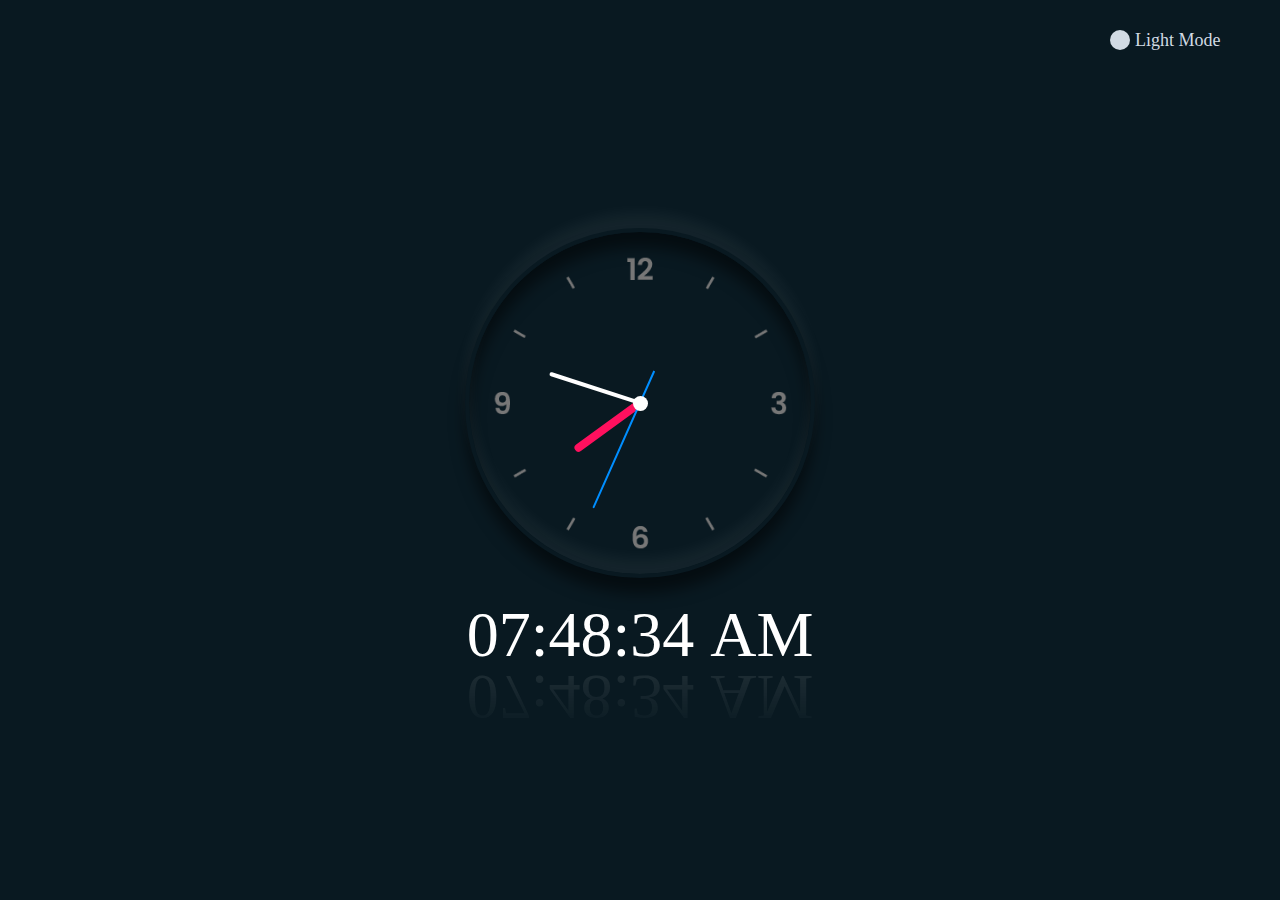
<file: index.html>
<!doctype html>

<html>
<head>
	<meta charset="utf-8">
	<title>JavaScript Clock</title>
	<link rel="stylesheet" href="style.css">
</head>
<body>
	<div class="container-column">
		<div class="clock">
			<div class="hour">
				<div class="hr" id="hr"></div>
			</div>
			<div class="min">
				<div class="mn" id="mn"></div>
			</div>
			<div class="sec">
				<div class="sc" id="sc"></div>
			</div>
		</div>
		<div class="toggleClass" onclick="toggleClass()"></div>
		<div class="digitalClock">
			<div id="hours"></div>
			<div id="minutes"></div>
			<div id="seconds"></div>
			<div id="AMPM"></div>
		</div>
	</div>

	<script type="text/javascript">
		function toggleClass() {
			const body = document.querySelector('body');
			body.classList.toggle('light');
		}
			
		const deg = 6;
		const hr = document.querySelector('#hr');
		const mn = document.querySelector('#mn');
		const sc = document.querySelector('#sc');

		setInterval(() => {
			let day = new Date();
			let hh = day.getHours();
			let mm = day.getMinutes();
			let ss = day.getSeconds();

			hr.style.transform = `rotateZ(${(hh * 30) + (mm * deg/12)}deg)`;
			mn.style.transform = `rotateZ(${mm * deg}deg)`;
			sc.style.transform = `rotateZ(${ss * deg}deg)`;

			let hours = document.querySelector("#hours");
			let minutes = document.querySelector("#minutes");
			let seconds = document.querySelector("#seconds");
			let ampm = document.querySelector("#AMPM");
			let am = "AM";
			if (hh > 12) {
				hh = hh - 12;
				am = "PM";
			}

			hh = (hh < 10) ? "0" + hh : hh;
			mm = (mm < 10) ? "0" + mm : mm;
			ss = (ss < 10) ? "0" + ss : ss;

			hours.innerHTML = hh + ":";
			minutes.innerHTML = mm + ":";
			seconds.innerHTML = ss + "&nbsp";
			ampm.innerHTML = am;
		});
			
	</script>
</body>
</html>
</file>
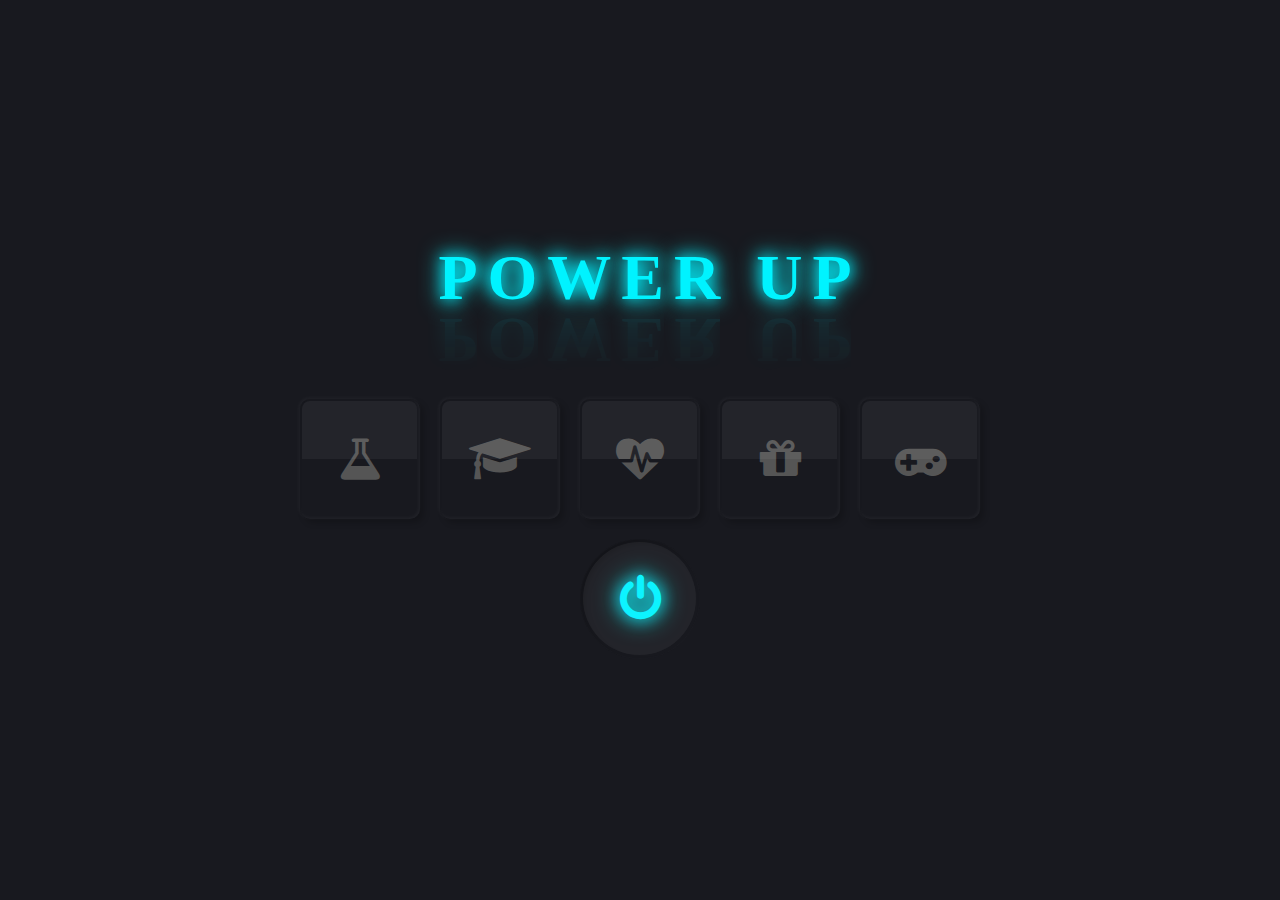
<file: buttons.html>
<!doctype html>
<html>
<head>
	<title>Glowing Checkbox Button</title>
	<link href="https://stackpath.bootstrapcdn.com/font-awesome/4.7.0/css/font-awesome.min.css" rel="stylesheet" integrity="sha384-wvfXpqpZZVQGK6TAh5PVlGOfQNHSoD2xbE+QkPxCAFlNEevoEH3Sl0sibVcOQVnN" crossorigin="anonymous">
	<link rel="stylesheet" type="text/css" href="buttons.css">
</head>
<body>
	<section>
		<h2 style="--i:1;">P</h2>
		<h2 style="--i:2;">O</h2>
		<h2 style="--i:3;">W</h2>
		<h2 style="--i:4;">E</h2>
		<h2 style="--i:5;">R</h2>
		<h2 style="--i:6;">&nbsp</h2>
		<h2 style="--i:7;">U</h2>
		<h2 style="--i:8;">P</h2>
	</section>
	<ul>
		<li>
			<label>
				<input type="checkbox" name="">
				<div class="icon square"><i class="fa fa-flask" aria-hidden="true"></i></div>
			</label>
		</li>
		<li>
			<label>
				<input type="checkbox" name="">
				<div class="icon square"><i class="fa fa-graduation-cap" aria-hidden="true"></i></div>
			</label>
		</li>
		<li>
			<label>
				<input type="checkbox" name="">
				<div class="icon square"><i class="fa fa-heartbeat" aria-hidden="true"></i></div>
			</label>
		</li>
		<li>
			<label>
				<input type="checkbox" name="">
				<div class="icon square"><i class="fa fa-gift" aria-hidden="true"></i></div>
			</label>
		</li>
		<li>
			<label>
				<input type="checkbox" name="">
				<div class="icon square"><i class="fa fa-gamepad" aria-hidden="true"></i></div>
			</label>
		</li>
	</ul>
	<ul>
		<li>
			<label>
				<input id="power" type="checkbox" checked="true" name="" onclick="poweroff()">
				<div class="icon round"><i class="fa fa-power-off" aria-hidden="true"></i></div>
			</label>
		</li>
	</ul>
	<script type="text/javascript">
		function poweroff() {
			let checkbox = document.querySelector("#power");

			let icons = document.querySelectorAll(".icon .fa");
			let texts = document.querySelectorAll("h2")
			
			if (checkbox.checked == true) {
				icons.forEach((icon) => {
					icon.style.animation = "animate 5s linear infinite";
				});
				texts.forEach((text) => {
					text.style.animation = "wave 1s ease-in-out infinite";
				});
			} else {
				icons.forEach((icon) => {
					icon.style.animation = "stall 5s linear infinite";
				});
				texts.forEach((text) => {
					text.style.animation = "stall";
				});
			}
		}
	</script>
</body>
</file>
<file: style.css>
*
{
	margin: 0;
	padding: 0;
	box-sizing: border-box;
	font-family: consolas;
}

body
{
	display: flex;
	justify-content: center;
	align-items: center;
	min-height: 100vh;
	background: #091921;
}
body.light
{
	background: #d1dae3;
}
/*
.parent
{
	width: 100%;
	height: 100vh;
	display: flex;
	justify-content: center;
	align-items: center;
}
.parent::before
{
	content: '';
	position: absolute;
	bottom: 0;
	left: 50%;
	width: 100vh;
	height: 100vh;
	background: #008dff;
	z-index: -1;
	border-radius: 50%;
	transform-origin: bottom;
	transform: translateX(-50%) scale(4);
}
*/
.container-column
{
	display: flex;
	justify-content: center;
	align-items: center;
	flex-direction: column;
}

.clock
{
	width: 350px;
	height: 350px;
	display: flex;
	justify-content: center;
	align-items: center;
	background: #091921 url(clock.png);
	background-size: cover;
	border: 4px solid #091921;
	border-radius: 50%;
	box-shadow: 0 -15px 15px rgba(255, 255, 255, 0.05),
				inset 0 -15px 15px rgba(255, 255, 255, 0.05),
				0 15px 15px rgba(0, 0, 0, 0.5),
				inset 0 15px 15px rgba(0, 0, 0, 0.5);
}
body.light .clock
{
	background: #d1dae3 url(clock.png);
	background-size: cover;
	border: 4px solid #cad3dc;
	box-shadow: -8px -8px 15px rgba(255, 255, 255, 0.5),
				inset -8px -8px 15px rgba(255, 255, 255, 0.5),
				10px 10px 10px rgba(0, 0, 0, 0.1),
				inset 10px 10px 10px rgba(0, 0, 0, 0.1);
}
.clock::before
{
	content: '';
	position: absolute;
	width: 15px;
	height: 15px;
	background: #fff;
	border-radius: 50%;
	z-index: 10000;
}
body.light .clock::before
{
	background: #008eff;
}
.clock .hour,
.clock .min,
.clock .sec
{
	position: absolute;
}
.clock .hour, .hr
{
	width: 160px;
	height: 160px;
}
.clock .min, .mn
{
	width: 190px;
	height: 190px;
}
.clock .sec, .sc
{
	width: 230px;
	height: 230px;
}
.hr, .mn, .sc
{
	display: flex;
	justify-content: center;
	position: absolute;
	border-radius: 50%;
}
.hr::before
{
	content: '';
	position: absolute;
	width: 8px;
	height: 80px;
	background: #ff105e;
	z-index: 10;
	border-radius: 6px 6px 0 0;
}
.mn::before
{
	content: '';
	position: absolute;
	width: 4px;
	height: 90px;
	background: #fff;
	z-index: 11;
	border-radius: 6px 6px 0 0;
}
body.light .mn::before
{
	background: #091921;
}
.sc::before
{
	content: '';
	position: absolute;
	width: 2px;
	height: 150px;
	background: #008eff;
	z-index: 12;
	border-radius: 6px 6px 0 0;
}

/* digital clock */
.digitalClock
{
	display: flex;
	color: #fff;
	font-size: 4em;
	justify-content: center;
	margin-top: 20px;
	-webkit-box-reflect: below -12px linear-gradient(transparent, rgba(0,0,0,.1));
}
body.light .digitalClock
{
	color: #091921;
}

/* display mode toggle */
.toggleClass
{
	position: absolute;
	top: 30px;
	right: 150px;
	width: 20px;
	height: 20px;
	font-size: 18px;
	border-radius: 50%;
	background: #d1dae3;
	color: #d1dae3;
	font-family: consolas;
	cursor: pointer;
	display: flex;
	align-items: center;
}
.toggleClass::before
{
	position: absolute;
	left: 25px;
	content: 'Light Mode';
	white-space: nowrap;
}

body.light .toggleClass
{
	background: #091921;
	color: #091921;
}
body.light .toggleClass::before
{
	content: 'Dark Mode';
}
</file>
<file: buttons.css>
*
{
	margin: 0;
	padding: 0;
	box-sizing: border-box;
}

body
{
	display: flex;
	justify-content: center;
	align-items: center;
	min-height: 100vh;
	background: #18191f;
	flex-direction: column;
}

body section
{
	display: flex;
	flex-direction: row;
	color: #fff;	
	font-size: 2em;
	font-family: consolas;
	margin-bottom: 2em;
}
body section h2
{
	font-size: 2em;
	font-family: consolas;
	padding-left: 10px;
	color: #00f3ff;
	text-shadow: 0 0 15px #00f3ff,
				 0 0 25px #00f3ff;
	animation: wave 1s ease-in-out infinite;
	animation-delay: calc(0.1s * var(--i));
	-webkit-box-reflect: below -12px linear-gradient(transparent, rgba(0,0,0,.1));
}
@keyframes wave
{
	0%
	{
		transform: translateY(0px);
	}
	20%
	{
		transform: translateY(-20px);
	}
	40%,100%
	{
		transform: translateY(0px);
	}
}

ul
{
	position: relative;
	display: flex;
	padding-top: 20px;
}

ul li
{
	list-style: none;
}

ul li label
{
	position: relative;
}

ul li label input[type="checkbox"]
{
	position: absolute;
	opacity: 0;
	cursor: pointer;
}

ul li label .icon
{
	position: relative;
	width: 120px;
	height: 120px;
	background: #18191f;
	color: #555;
	font-size: 48px;
	display: flex;
	justify-content: center;
	align-items: center;
	cursor: pointer;
	margin: 0 10px;
	border-radius: 10px;
	overflow: hidden;
	box-shadow: -1px -1px 4px rgba(255, 255, 255, 0.05),
				4px 4px 6px rgba(0, 0, 0, 0.2),
				inset -1px -1px 4px rgba(255, 255, 255, 0.05),
				inset 1px 1px 1px rgba(0, 0, 0, 0.1);

}

ul li label .icon.round 
{
	border-radius: 50%;
}

ul li label .icon.square::before
{
	content: '';
	position: absolute;
	top: 2px;
	left: 2px;
	width: calc(100% - 5px);
	height: calc(50% - 2px);
	border-top-left-radius: 8px;
	border-top-right-radius: 8px;
	background: rgba(255, 255, 255, 0.05);
}

ul li label .icon.round::before
{
	content: '';
	position: absolute;
	top: 3px;
	left: 3px;
	width: calc(100% - 7px);
	height: calc(100% - 7px);
	border-radius: 50%;
	background: rgba(255, 255, 255, .05);
}

ul li label input[type="checkbox"]:checked ~ .icon
{
	box-shadow: inset 0px 0px 2px rgba(255, 255, 255, 0.05),
				inset 4px 4px 6px rgba(0, 0, 0, 0.2);
}

ul li label input[type="checkbox"]:checked ~ .icon .fa
{
	color: #00f3ff;
	text-shadow: 0 0 15px #00f3ff,
				 0 0 25px #00f3ff;
	animation: animate 5s linear infinite;
}

@keyframes animate
{
	0%
	{
		filter: hue-rotate(0deg);
	}
	100%
	{
		filter: hue-rotate(360deg);
	}
}

@keyframes stall
{
	0%
	{
		filter: hue-rotate(0deg);
	}
	100%
	{
		filter: hue-rotate(0deg);
	}
}
</file>
